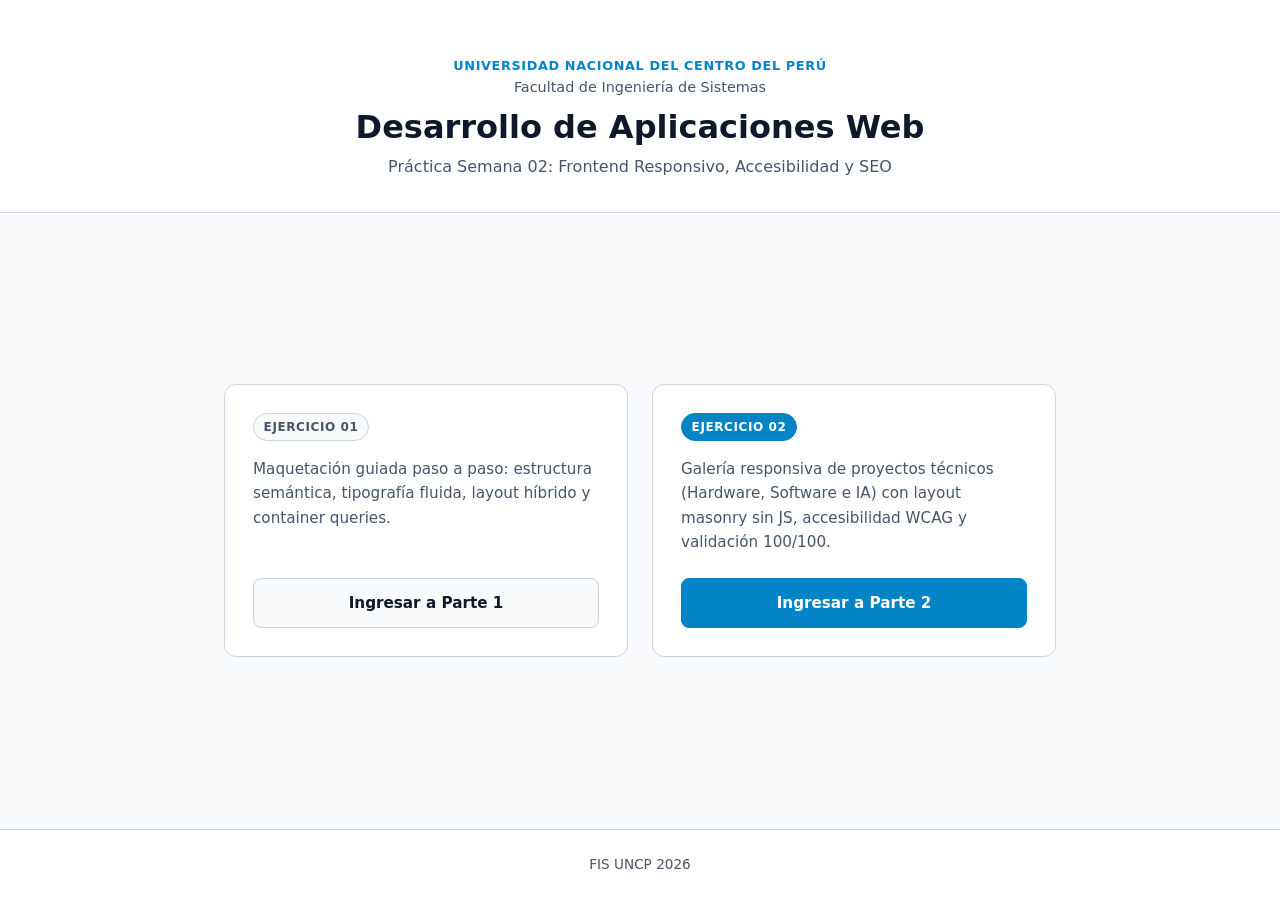
<file: index.html>
<!doctype html>
<html lang="es">
  <head>
    <meta charset="UTF-8" />
    <meta name="viewport" content="width=device-width, initial-scale=1.0" />
    <meta
      name="description"
      content="Portal de acceso a las entregas de la Práctica 02 de Desarrollo de Aplicaciones Web - UNCP FIS."
    />
    <title>Práctica 02 - UNCP FIS</title>
    <link rel="stylesheet" href="styles.css" />
  </head>
  <body>
    <header class="header">
      <div class="container">
        <p class="institution">Universidad Nacional del Centro del Perú</p>
        <p class="faculty">Facultad de Ingeniería de Sistemas</p>
        <h1 class="title">Desarrollo de Aplicaciones Web</h1>
        <p class="subtitle">Práctica Semana 02: Frontend Responsivo, Accesibilidad y SEO</p>
      </div>
    </header>

    <main class="container main-content">
      <section class="cards-grid" aria-label="Módulos de la práctica">
        <article class="card">
          <span class="card-badge">Ejercicio 01</span>
          <p>
            Maquetación guiada paso a paso: estructura semántica, tipografía fluida, layout híbrido
            y container queries.
          </p>
          <a href="parte1/index.html" class="btn">Ingresar a Parte 1</a>
        </article>

        <article class="card card-featured">
          <span class="card-badge">Ejercicio 02</span>
          <p>
            Galería responsiva de proyectos técnicos (Hardware, Software e IA) con layout masonry
            sin JS, accesibilidad WCAG y validación 100/100.
          </p>
          <a href="parte2/index.html" class="btn btn-primary">Ingresar a Parte 2</a>
        </article>
      </section>
    </main>

    <footer class="footer">
      <div class="container">
        <p>FIS UNCP 2026</p>
      </div>
    </footer>
  </body>
</html>
</file>
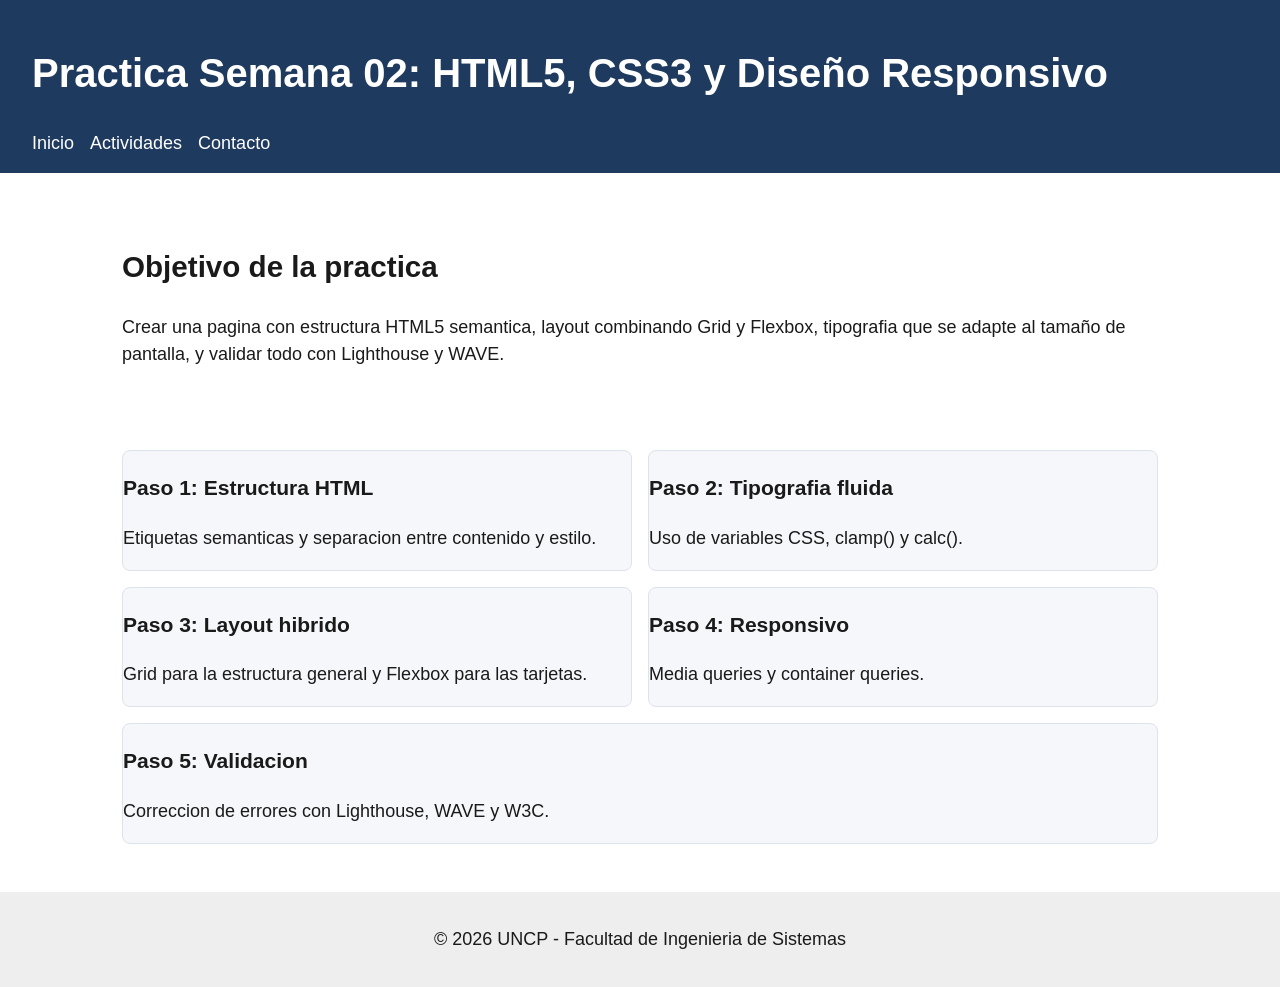
<file: parte1/index.html>
<!DOCTYPE html>
<html lang="es">
<head>
  <meta charset="UTF-8">
  <meta name="viewport" content="width=device-width, initial-scale=1.0">
  <meta name="description" content="Practica de laboratorio N2 del curso Desarrollo de Aplicaciones Web sobre HTML5, CSS3, diseño responsivo y SEO.">
  <title>Practica Semana 02 - Desarrollo Web Frontend</title>
  <link rel="stylesheet" href="styles.css">
</head>
<body>

  <a href="#contenido" class="skip-link">Saltar al contenido</a>

  <header data-category="encabezado">
    <h1>Practica Semana 02: HTML5, CSS3 y Diseño Responsivo</h1>
    <nav aria-label="Menu principal">
      <ul>
        <li><a href="#contenido">Inicio</a></li>
        <li><a href="#tarjetas">Actividades</a></li>
        <li><a href="#pie">Contacto</a></li>
      </ul>
    </nav>
  </header>

  <main id="contenido" data-source="xml-simulado" data-category="practica-semana-02">

    <section class="hero">
      <h2>Objetivo de la practica</h2>
      <p>Crear una pagina con estructura HTML5 semantica, layout combinando Grid y Flexbox,
        tipografia que se adapte al tamaño de pantalla, y validar todo con Lighthouse y WAVE.</p>
    </section>

    <section id="tarjetas">
      <h2 class="sr-only">Actividades de la práctica</h2>
      <article class="card" data-category="html">
        <h3>Paso 1: Estructura HTML</h3>
        <p>Etiquetas semanticas y separacion entre contenido y estilo.</p>
      </article>

      <article class="card" data-category="css">
        <h3>Paso 2: Tipografia fluida</h3>
        <p>Uso de variables CSS, clamp() y calc().</p>
      </article>

      <article class="card" data-category="layout">
        <h3>Paso 3: Layout hibrido</h3>
        <p>Grid para la estructura general y Flexbox para las tarjetas.</p>
      </article>

      <article class="card" data-category="responsivo">
        <h3>Paso 4: Responsivo</h3>
        <p>Media queries y container queries.</p>
      </article>

      <article class="card" data-category="validacion">
        <h3>Paso 5: Validacion</h3>
        <p>Correccion de errores con Lighthouse, WAVE y W3C.</p>
      </article>
    </section>

  </main>

  <footer id="pie">
    <p>&copy; 2026 UNCP - Facultad de Ingenieria de Sistemas</p>
  </footer>

</body>
</html>
</file>
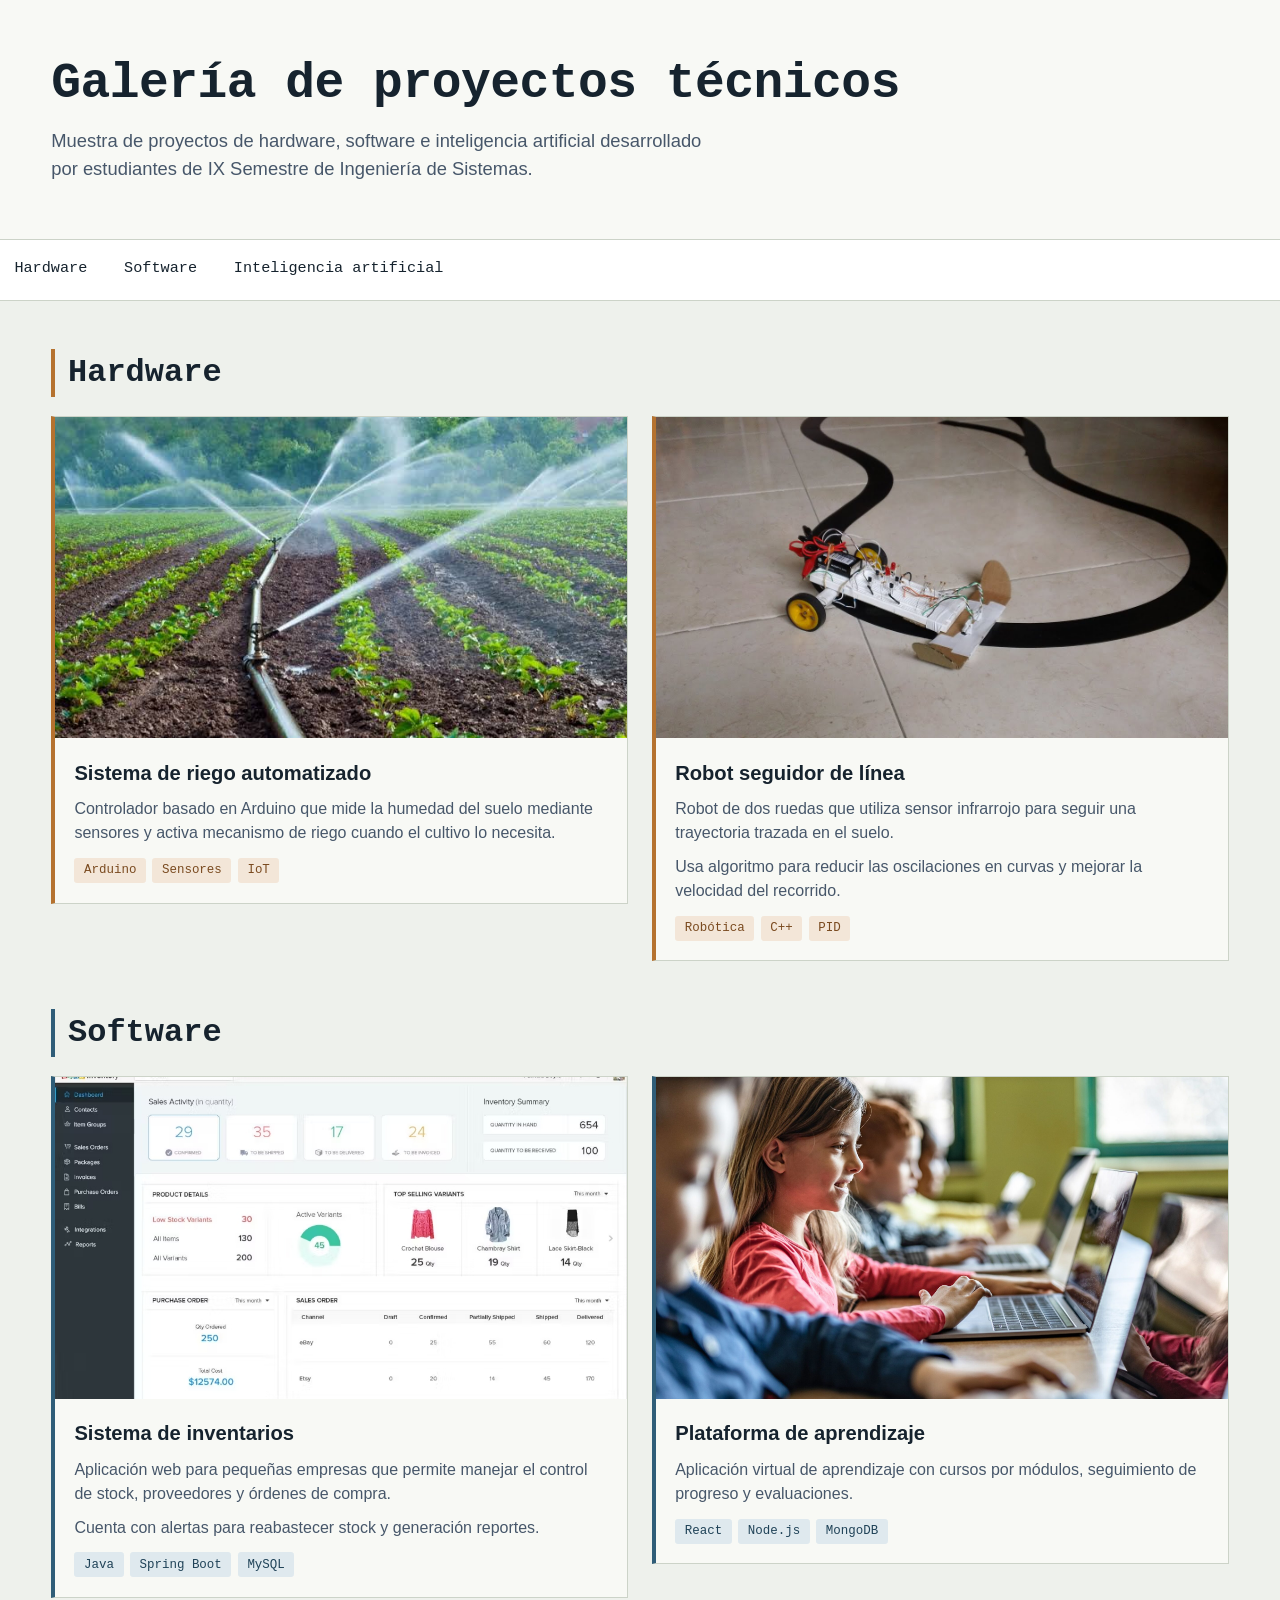
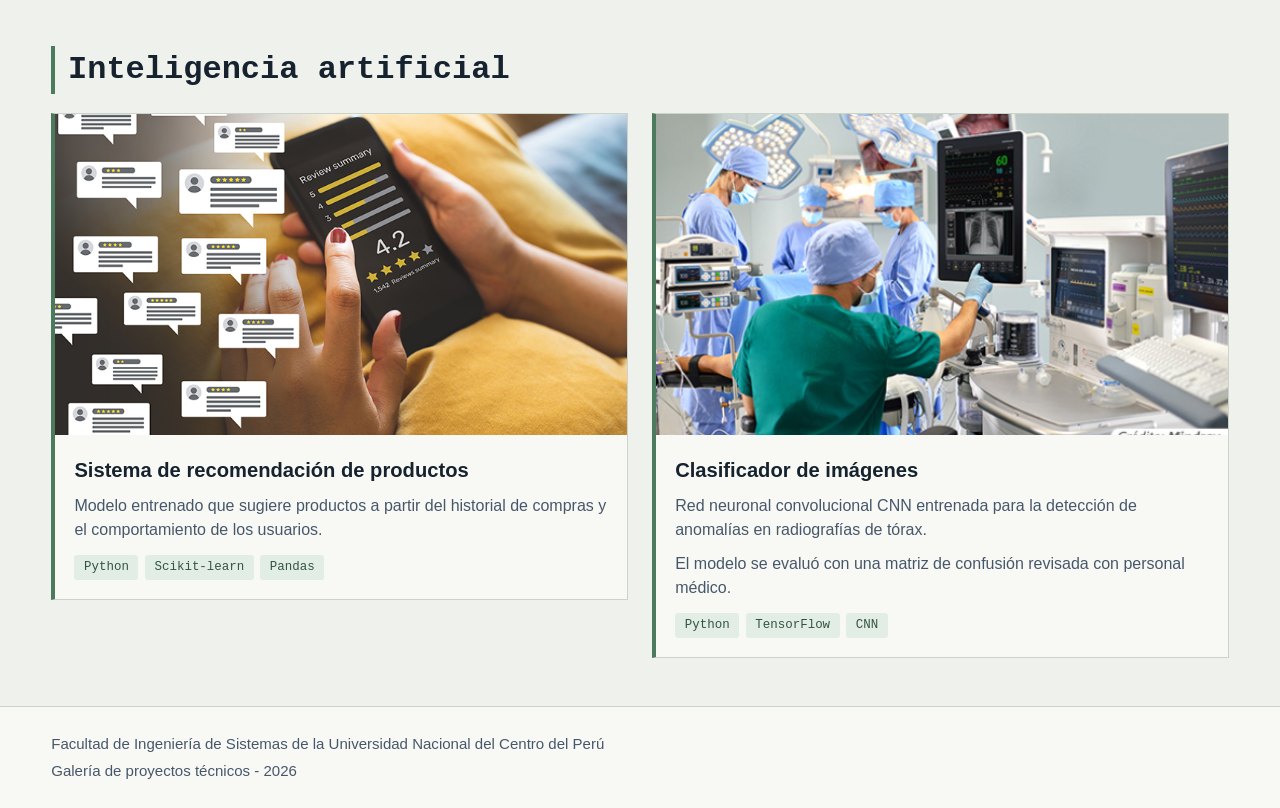
<file: parte2/index.html>
<!doctype html>
<html lang="en">
  <head>
    <meta charset="UTF-8" />
    <meta name="viewport" content="width=device-width, initial-scale=1.0" />
    <title>Galería de Proyectos Técnicos Responsiva</title>
    <meta
      name="description"
      content="Galería de proyectos desarrollado por estudiantes de IX Semestre de Ingeniería de Sistemas"
    />
    <meta name="color-scheme" content="light dark" />
    <meta name="theme-color" content="#2f5d78" />
    <link rel="stylesheet" href="styles.css" />
  </head>
  <body>
    <a class="skip-link" href="#main-content">Saltar al contenido principal</a>

    <header class="site-header">
      <div class="wrap site-header__inner">
        <h1>Galería de proyectos técnicos</h1>
        <p class="site-header__subtitle">
          Muestra de proyectos de hardware, software e inteligencia artificial desarrollado por
          estudiantes de IX Semestre de Ingeniería de Sistemas.
        </p>
      </div>
    </header>

    <nav class="site-nav" role="navigation" aria-label="Categorías de proyectos">
      <ul class="wrap">
        <li><a href="#hardware">Hardware</a></li>
        <li><a href="#software">Software</a></li>
        <li><a href="#ia">Inteligencia artificial</a></li>
      </ul>
    </nav>

    <main id="main-content">
      <section id="hardware" class="category" aria-labelledby="hardware-title">
        <div class="wrap">
          <h2 id="hardware-title" class="category__title category__title--hw">Hardware</h2>
          <div class="gallery">
            <article class="card card--hw">
              <img
                class="card__thumb"
                src="assets/images/01riesgo.jpg"
                alt="Imagen de un controlador con sensor de humedad en un campo de riego de tipo automatizado"
                width="400"
                height="225"
                loading="lazy"
              />
              <div class="card__body">
                <h3>Sistema de riego automatizado</h3>
                <p>
                  Controlador basado en Arduino que mide la humedad del suelo mediante sensores y
                  activa mecanismo de riego cuando el cultivo lo necesita.
                </p>
                <ul class="tags">
                  <li>Arduino</li>
                  <li>Sensores</li>
                  <li>IoT</li>
                </ul>
              </div>
            </article>

            <article class="card card--hw card--tall">
              <img
                class="card__thumb"
                src="assets/images/02robotseguidor.jpg"
                alt="Imagen de un robot pequeño seguidor de lineas siguiendo un camino circular de color negro"
                width="400"
                height="225"
                loading="lazy"
              />
              <div class="card__body">
                <h3>Robot seguidor de línea</h3>
                <p>
                  Robot de dos ruedas que utiliza sensor infrarrojo para seguir una trayectoria
                  trazada en el suelo.
                </p>
                <p>
                  Usa algoritmo para reducir las oscilaciones en curvas y mejorar la velocidad del
                  recorrido.
                </p>
                <ul class="tags">
                  <li>Robótica</li>
                  <li>C++</li>
                  <li>PID</li>
                </ul>
              </div>
            </article>
          </div>
        </div>
      </section>

      <section id="software" class="category" aria-labelledby="software-title">
        <div class="wrap">
          <h2 id="software-title" class="category__title category__title--sw">Software</h2>
          <div class="gallery">
            <article class="card card--sw card--tall">
              <img
                class="card__thumb"
                src="assets/images/03Inventario.jpeg"
                alt="Imagen de la plataforma de inventario en uso con productos y metricas"
                width="400"
                height="225"
                loading="lazy"
              />
              <div class="card__body">
                <h3>Sistema de inventarios</h3>
                <p>
                  Aplicación web para pequeñas empresas que permite manejar el control de stock,
                  proveedores y órdenes de compra.
                </p>
                <p>
                  Cuenta con alertas para reabastecer stock y generación reportes.
                </p>
                <ul class="tags">
                  <li>Java</li>
                  <li>Spring Boot</li>
                  <li>MySQL</li>
                </ul>
              </div>
            </article>

            <article class="card card--sw">
              <img
                class="card__thumb"
                src="assets/images/04Aprendizaje.jpg"
                alt="Imagen de niños aprendiendo temas con una laptop"
                width="400"
                height="225"
                loading="lazy"
              />
              <div class="card__body">
                <h3>Plataforma de aprendizaje</h3>
                <p>
                  Aplicación virtual de aprendizaje con cursos por módulos, seguimiento de progreso y
                  evaluaciones.
                </p>
                <ul class="tags">
                  <li>React</li>
                  <li>Node.js</li>
                  <li>MongoDB</li>
                </ul>
              </div>
            </article>
          </div>
        </div>
      </section>

      <section id="ia" class="category" aria-labelledby="ia-title">
        <div class="wrap">
          <h2 id="ia-title" class="category__title category__title--ai">Inteligencia artificial</h2>
          <div class="gallery">
            <article class="card card--ai">
              <img
                class="card__thumb"
                src="assets/images/05Recomendacion.jpg"
                alt="Imagen de una aplicacion con recomendaciones a partir de la opinion de usuarios"
                width="400"
                height="225"
                loading="lazy"
              />
              <div class="card__body">
                <h3>Sistema de recomendación de productos</h3>
                <p>
                  Modelo entrenado que sugiere productos a partir del historial de
                  compras y el comportamiento de los usuarios.
                </p>
                <ul class="tags">
                  <li>Python</li>
                  <li>Scikit-learn</li>
                  <li>Pandas</li>
                </ul>
              </div>
            </article>

            <article class="card card--ai card--tall">
              <img
                class="card__thumb"
                src="assets/images/06ModeloCNN.jpg"
                alt="Imagen de doctores en una sala de operacion viendo a una pantalla de radiografia"
                width="400"
                height="225"
                loading="lazy"
              />
              <div class="card__body">
                <h3>Clasificador de imágenes</h3>
                <p>
                  Red neuronal convolucional CNN entrenada para la detección de
                  anomalías en radiografías de tórax.
                </p>
                <p>
                  El modelo se evaluó con una matriz de confusión revisada con personal médico.
                </p>
                <ul class="tags">
                  <li>Python</li>
                  <li>TensorFlow</li>
                  <li>CNN</li>
                </ul>
              </div>
            </article>
          </div>
        </div>
      </section>
    </main>

    <footer class="site-footer">
      <div class="wrap">
        <p>Facultad de Ingeniería de Sistemas de la Universidad Nacional del Centro del Perú</p>
        <p>Galería de proyectos técnicos - 2026</p>
      </div>
    </footer>
  </body>
</html>
</file>
<file: styles.css>
:root {
  --bg: #f8fafc;
  --surface: #ffffff;
  --text: #0f172a;
  --muted: #475569;
  --border: #cbd5e1;
  --primary: #0284c7;
  --primary-hover: #0369a1;
  --primary-contrast: #ffffff;
  --ring: #38bdf8;
  --radius: 0.75rem;
  --transition: 0.2s ease;
}

@media (prefers-color-scheme: dark) {
  :root {
    --bg: #0b1120;
    --surface: #151e2e;
    --text: #f8fafc;
    --muted: #cbd5e1;
    --border: #334155;
    --primary: #38bdf8;
    --primary-hover: #7dd3fc;
    --primary-contrast: #0b1120;
    --ring: #38bdf8;
  }
}

*,
*::before,
*::after {
  box-sizing: border-box;
  margin: 0;
  padding: 0;
}

body {
  background-color: var(--bg);
  color: var(--text);
  font-family:
    system-ui,
    -apple-system,
    BlinkMacSystemFont,
    'Segoe UI',
    Roboto,
    sans-serif;
  line-height: 1.6;
  min-height: 100vh;
  display: flex;
  flex-direction: column;
  transition:
    background-color var(--transition),
    color var(--transition);
}

.container {
  width: min(90%, 52rem);
  margin-inline: auto;
}

.header {
  padding: clamp(2rem, 5vw, 3.5rem) 0 clamp(1.5rem, 3vw, 2rem);
  text-align: center;
  border-bottom: 0.0625rem solid var(--border);
  background-color: var(--surface);
  transition:
    background-color var(--transition),
    border-color var(--transition);
}

.institution {
  font-size: 0.8rem;
  text-transform: uppercase;
  font-weight: 700;
  letter-spacing: 0.05em;
  color: var(--primary);
}

.faculty {
  font-size: 0.9rem;
  color: var(--muted);
  margin-bottom: 0.5rem;
}

.title {
  font-size: clamp(1.4rem, 3vw + 0.5rem, 2rem);
  font-weight: 800;
  line-height: 1.2;
  margin-bottom: 0.5rem;
}

.subtitle {
  color: var(--muted);
  font-size: clamp(0.9rem, 1vw + 0.5rem, 1rem);
}

.main-content {
  flex: 1;
  padding: clamp(2rem, 4vw, 3rem) 0;
  display: flex;
  align-items: center;
}

.cards-grid {
  width: 100%;
  display: grid;
  grid-template-columns: repeat(auto-fit, minmax(min(100%, 20rem), 1fr));
  gap: 1.5rem;
}

.card {
  background-color: var(--surface);
  border: 0.0625rem solid var(--border);
  border-radius: var(--radius);
  padding: 1.75rem;
  display: flex;
  flex-direction: column;
  align-items: flex-start;
  transition:
    transform var(--transition),
    border-color var(--transition),
    background-color var(--transition);
}

.card:hover {
  transform: translateY(-0.25rem);
}

.card-badge {
  background-color: var(--bg);
  border: 0.0625rem solid var(--border);
  color: var(--muted);
  font-size: 0.75rem;
  font-weight: 700;
  text-transform: uppercase;
  letter-spacing: 0.05em;
  padding: 0.2rem 0.6rem;
  border-radius: 999px;
  margin-bottom: 1rem;
}

.card-featured .card-badge {
  background-color: var(--primary);
  border-color: var(--primary);
  color: var(--primary-contrast);
}

.card h2 {
  font-size: 1.3rem;
  margin-bottom: 0.5rem;
  color: var(--text);
}

.card p {
  color: var(--muted);
  font-size: 0.95rem;
  margin-bottom: 1.5rem;
  flex: 1;
}

.btn {
  display: inline-flex;
  align-items: center;
  justify-content: center;
  width: 100%;
  padding: 0.75rem 1.25rem;
  border-radius: 0.5rem;
  font-weight: 600;
  font-size: 0.95rem;
  text-decoration: none;
  background-color: var(--bg);
  color: var(--text);
  border: 0.0625rem solid var(--border);
  transition:
    background-color var(--transition),
    color var(--transition),
    border-color var(--transition);
}

.btn:hover {
  background-color: var(--border);
}

.btn-primary {
  background-color: var(--primary);
  color: var(--primary-contrast);
  border-color: var(--primary);
}

.btn-primary:hover {
  background-color: var(--primary-hover);
  border-color: var(--primary-hover);
}

a:focus-visible {
  outline: 0.1875rem solid var(--ring);
  outline-offset: 0.125rem;
}

.footer {
  padding: 1.5rem 0;
  text-align: center;
  border-top: 0.0625rem solid var(--border);
  background-color: var(--surface);
  color: var(--muted);
  font-size: 0.85rem;
  transition:
    background-color var(--transition),
    border-color var(--transition);
}
</file>
<file: parte1/styles.css>
/* Variables generales del sitio */
:root {
  --color-primario: #1f3a5f;
  --color-secundario: #f2a900;
  --color-fondo: #ffffff;
  --color-texto: #1a1a1a;

  /* Tipografia fluida: crece entre 320px y 1200px de pantalla */
  --fs-h1: clamp(1.5rem, 4vw, 2.5rem);
  --fs-h2: clamp(1.25rem, 3vw, 1.85rem);
  --fs-base: clamp(1rem, 1.5vw, 1.125rem);

  --espacio: 1rem;
  --espacio-lg: calc(var(--espacio) * 2);
}

* { box-sizing: border-box; }

body {
  margin: 0;
  font-family: Arial, sans-serif;
  color: var(--color-texto);
  background-color: var(--color-fondo);
  font-size: var(--fs-base);
  line-height: 1.5;
}

h1 { font-size: var(--fs-h1); }
h2 { font-size: var(--fs-h2); }

header, .hero, #tarjetas, footer {
  padding-block: var(--espacio);
  padding-inline: var(--espacio-lg);
}

.skip-link {
  position: absolute;
  left: -999px;
  top: 0;
  background: var(--color-secundario);
  padding: 0.5rem 1rem;
}
.skip-link:focus {
  left: 0.5rem;
  top: 0.5rem;
}

/* Layout general con Grid */
main {
  display: grid;
  grid-template-areas:
    "hero"
    "tarjetas";
  gap: var(--espacio-lg);
  max-width: 1100px;
  margin-inline: auto;
  padding-block: var(--espacio-lg);
}

.hero { grid-area: hero; }

/* Tarjetas con Flexbox */
#tarjetas {
  grid-area: tarjetas;
  display: flex;
  flex-wrap: wrap;
  gap: var(--espacio);
  container-type: inline-size;
}

.card {
  background: #f5f7fa;
  border: 1px solid #dce3ea;
  border-radius: 8px;
  flex: 1 1 250px;
}

header {
  background: var(--color-primario);
  color: #fff;
}

header nav ul {
  display: flex;
  gap: var(--espacio);
  list-style: none;
  padding: 0;
  margin: 0;
}

header nav a {
  color: #fff;
  text-decoration: none;
}

footer {
  text-align: center;
  background: #eee;
}

/* Media query: pantallas pequeñas */
@media (max-width: 480px) {
  header { text-align: center; }
  header nav ul { justify-content: center; flex-wrap: wrap; }
}

/* Container query: las tarjetas se acomodan según el ancho de su contenedor */
@container (min-width: 600px) {
  .card {
    flex: 1 1 45%;
  }
}

/* Encabezado oculto visualmente, pero visible para lectores de pantalla */
.sr-only {
  position: absolute;
  width: 1px;
  height: 1px;
  overflow: hidden;
  clip: rect(0,0,0,0);
}
</file>
<file: parte2/styles.css>
:root {
  --space-unit: 1rem;
  --radius: 0.2rem;

  --bg: #eef1ec;
  --surface: #f8f9f5;
  --surface-alt: #ffffff;
  --ink: #16232e;
  --ink-muted: #47576a;
  --border: #ccd3c8;
  --focus: #2f5d78;

  --hw-accent: #b5722f;
  --hw-text: #7a4a1f;
  --hw-tint: #f3e6d8;

  --sw-accent: #2f5d78;
  --sw-text: #1f4257;
  --sw-tint: #dfe9ee;

  --ai-accent: #4c7a5e;
  --ai-text: #33553f;
  --ai-tint: #e2ede6;

  --font-display:
    ui-monospace, 'Cascadia Mono', 'Roboto Mono', Consolas, 'Liberation Mono', monospace;
  --font-body: -apple-system, 'Segoe UI', Roboto, 'Helvetica Neue', Arial, sans-serif;
}

@media (prefers-color-scheme: dark) {
  :root {
    --bg: #0b2740;
    --surface: #0f3252;
    --surface-alt: #123a5e;
    --ink: #eef3f7;
    --ink-muted: #b7c7d6;
    --border: #1c4666;
    --focus: #7fc7e8;

    --hw-accent: #d98a49;
    --hw-text: #f0c497;
    --hw-tint: rgba(217, 138, 73, 0.16);

    --sw-accent: #6fb8dd;
    --sw-text: #bfe3f4;
    --sw-tint: rgba(111, 184, 221, 0.16);

    --ai-accent: #7fbf9a;
    --ai-text: #c9ecd9;
    --ai-tint: rgba(127, 191, 154, 0.16);
  }
}

* {
  box-sizing: border-box;
}

html {
  scroll-behavior: smooth;
}

body {
  margin: 0;
  min-height: 100vh;
  display: grid;
  grid-template-rows: auto auto 1fr auto;
  background-color: var(--bg);
  color: var(--ink);
  font-family: var(--font-body);
  line-height: 1.5;
  transition:
    background-color 0.25s ease,
    color 0.25s ease;
}

.wrap {
  max-width: min(75rem, 92%);
  margin-inline: auto;
}

a {
  color: var(--focus);
}

:focus-visible {
  outline: 2px solid var(--focus);
  outline-offset: 2px;
}

.skip-link {
  position: absolute;
  top: -3rem;
  left: 0;
  z-index: 100;
  background-color: var(--focus);
  color: var(--surface-alt);
  padding: calc(var(--space-unit) * 0.6) calc(var(--space-unit) * 1);
  text-decoration: none;
  border-radius: 0 0 var(--radius) 0;
  transition: top 0.2s ease;
}

.skip-link:focus {
  top: 0;
}

.site-header {
  position: relative;
  overflow: hidden;
  background-color: var(--surface);
  border-bottom: 1px solid var(--border);
}

.site-header__motif {
  position: absolute;
  inset: 0;
  width: 100%;
  height: 100%;
  color: var(--focus);
  opacity: 0.12;
}

.site-header__inner {
  position: relative;
  z-index: 1;
  padding-block: calc(var(--space-unit) * 3.5);
}

.site-header h1 {
  font-family: var(--font-display);
  font-size: clamp(1.9rem, 1.3rem + 2.4vw, 3.1rem);
  line-height: 1.15;
  margin: 0;
  letter-spacing: -0.01em;
}

.site-header__subtitle {
  max-width: 42rem;
  margin: calc(var(--space-unit) * 0.9) 0 0;
  color: var(--ink-muted);
  font-size: clamp(1rem, 0.94rem + 0.3vw, 1.15rem);
}

.site-nav {
  background-color: var(--surface-alt);
  border-bottom: 1px solid var(--border);
}

.site-nav ul {
  display: flex;
  flex-wrap: wrap;
  gap: calc(var(--space-unit) * 0.5);
  list-style: none;
  margin: 0;
  padding-block: calc(var(--space-unit) * 0.6);
  padding-inline: 0;
}

.site-nav a {
  display: inline-block;
  font-family: var(--font-display);
  font-size: clamp(0.85rem, 0.8rem + 0.2vw, 0.95rem);
  color: var(--ink);
  text-decoration: none;
  padding: calc(var(--space-unit) * 0.5) calc(var(--space-unit) * 0.9);
  border-bottom: 2px solid transparent;
  transition:
    color 0.2s ease,
    border-color 0.2s ease;
}

.site-nav a:hover,
.site-nav a:focus-visible {
  color: var(--focus);
  border-bottom-color: var(--focus);
}

main {
  display: grid;
  row-gap: calc(var(--space-unit) * 3);
  padding-block: calc(var(--space-unit) * 3);
}

.category__title {
  font-family: var(--font-display);
  font-size: clamp(1.4rem, 1.2rem + 1vw, 2rem);
  margin: 0 0 calc(var(--space-unit) * 1.2);
  padding-left: calc(var(--space-unit) * 0.8);
  border-left: 0.3rem solid var(--border);
}

.category__title--hw {
  border-left-color: var(--hw-accent);
}

.category__title--sw {
  border-left-color: var(--sw-accent);
}

.category__title--ai {
  border-left-color: var(--ai-accent);
}

.gallery {
  display: flex;
  flex-wrap: wrap;
  align-items: flex-start;
  gap: calc(var(--space-unit) * 1.5);
}

.card {
  flex: 1 1 min(20rem, 100%);
  display: flex;
  flex-direction: column;
  background-color: var(--surface);
  border: 1px solid var(--border);
  border-left-width: 0.3rem;
  border-left-style: solid;
  transition:
    background-color 0.25s ease,
    border-color 0.25s ease;
}

.card--hw {
  border-left-color: var(--hw-accent);
}

.card--sw {
  border-left-color: var(--sw-accent);
}

.card--ai {
  border-left-color: var(--ai-accent);
}

.card__thumb {
  width: 100%;
  height: auto;
  aspect-ratio: 16 / 9;
  object-fit: cover;
  display: block;
}

.card__body {
  flex: 1;
  display: flex;
  flex-direction: column;
  gap: calc(var(--space-unit) * 0.6);
  padding: calc(var(--space-unit) * 1.2);
}

.card__body h3 {
  font-size: clamp(1.05rem, 0.98rem + 0.35vw, 1.3rem);
  margin: 0;
}

.card__body p {
  margin: 0;
  color: var(--ink-muted);
  font-size: clamp(0.92rem, 0.88rem + 0.2vw, 1rem);
}

.tags {
  display: flex;
  flex-wrap: wrap;
  gap: calc(var(--space-unit) * 0.4);
  list-style: none;
  margin: calc(var(--space-unit) * 0.2) 0 0;
  padding: 0;
}

.tags li {
  font-family: var(--font-display);
  font-size: clamp(0.72rem, 0.7rem + 0.1vw, 0.8rem);
  padding: 0.2rem 0.6rem;
  border-radius: var(--radius);
}

.card--hw .tags li {
  color: var(--hw-text);
  background-color: var(--hw-tint);
}

.card--sw .tags li {
  color: var(--sw-text);
  background-color: var(--sw-tint);
}

.card--ai .tags li {
  color: var(--ai-text);
  background-color: var(--ai-tint);
}

.site-footer {
  background-color: var(--surface);
  border-top: 1px solid var(--border);
  color: var(--ink-muted);
}

.site-footer .wrap {
  padding-block: calc(var(--space-unit) * 1.6);
}

.site-footer p {
  margin: 0 0 calc(var(--space-unit) * 0.3);
  font-size: clamp(0.85rem, 0.82rem + 0.15vw, 0.95rem);
}

.site-footer p:last-child {
  margin-bottom: 0;
}

@media (prefers-reduced-motion: reduce) {
  html {
    scroll-behavior: auto;
  }

  * {
    transition: none !important;
  }
}
</file>
